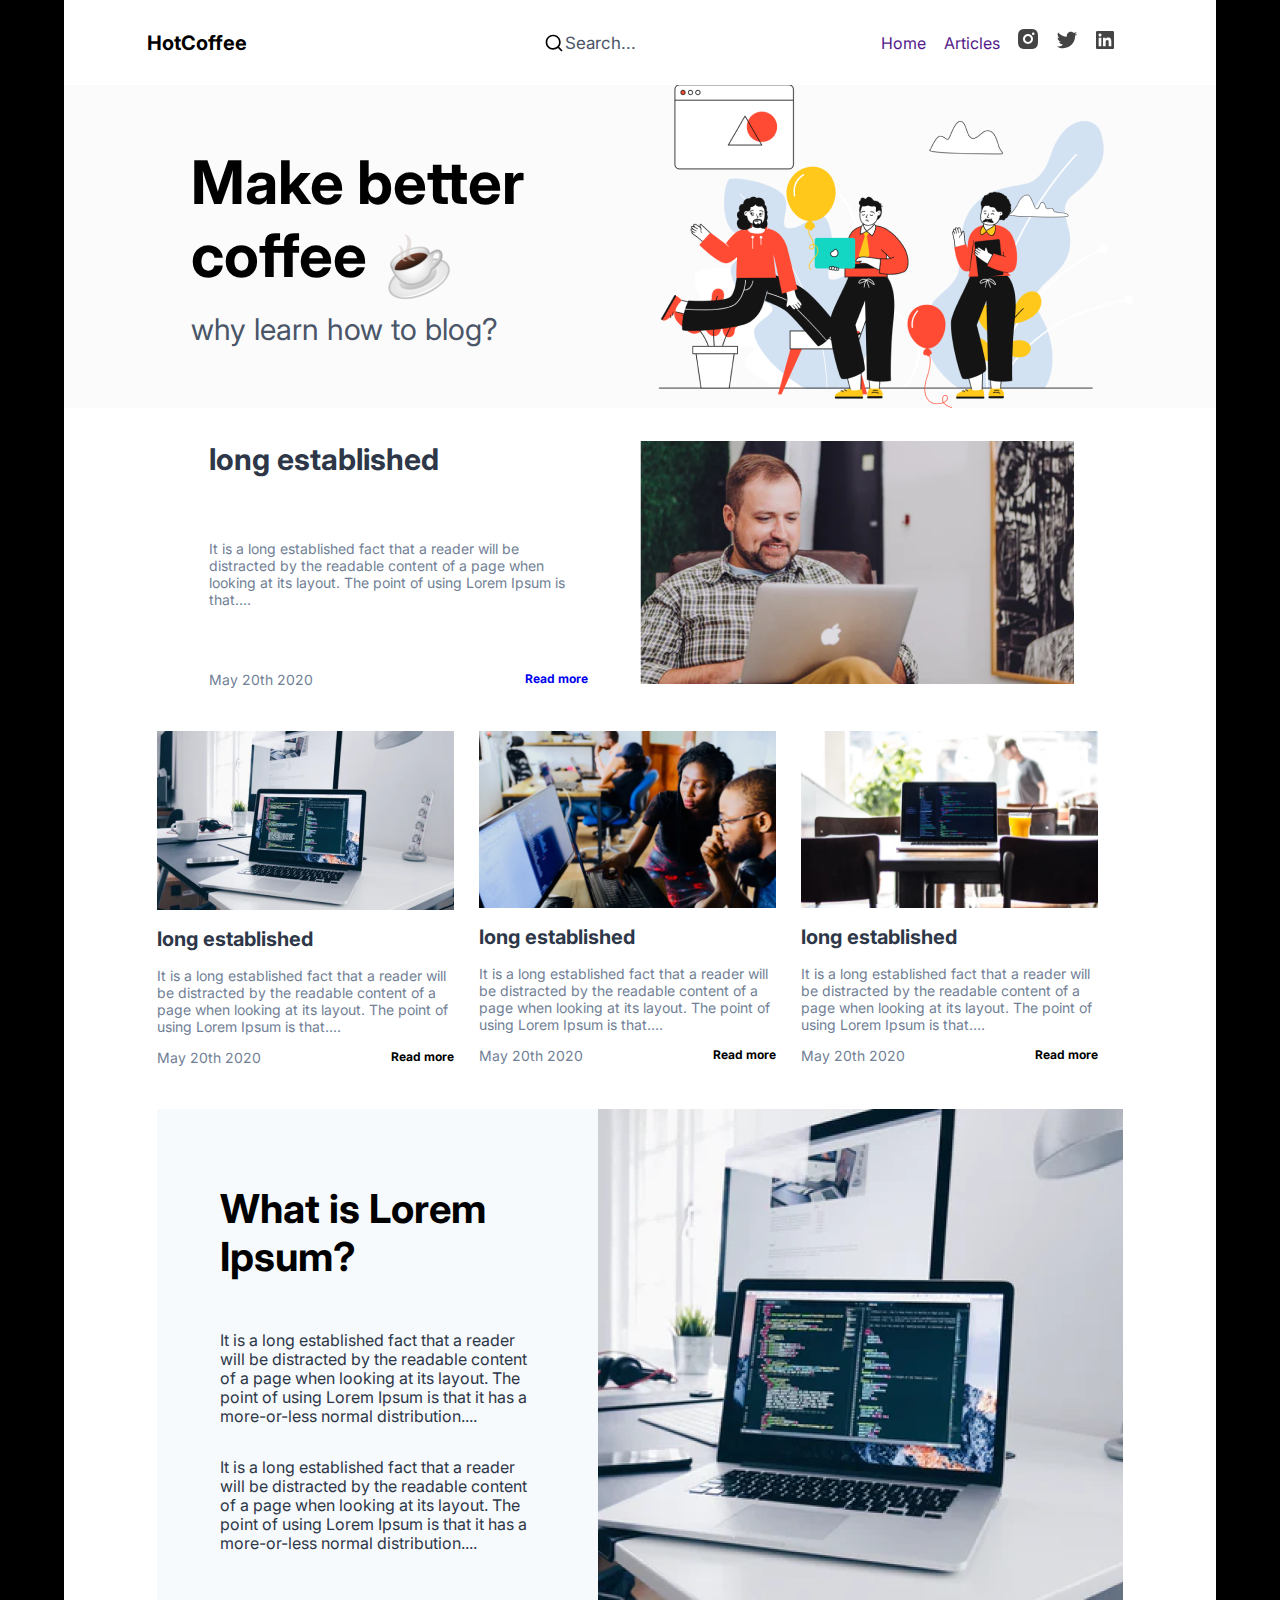
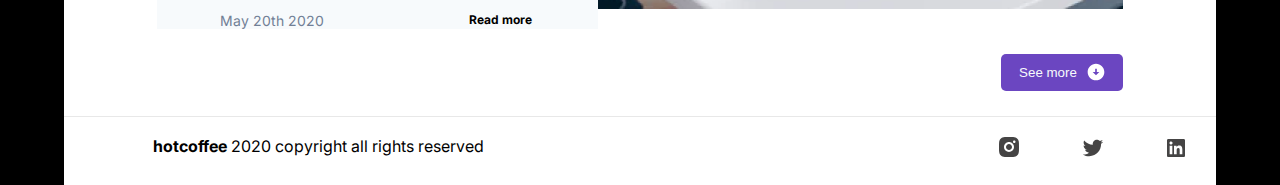
<file: index.html>
<!DOCTYPE html>
<html lang="en">

<head>
    <meta charset="UTF-8">
    <meta http-equiv="X-UA-Compatible" content="IE=edge">
    <meta name="viewport" content="width=device-width, initial-scale=1.0">
    <link rel="stylesheet" href="styles.css">
    <title>blog</title>
</head>

<body>
    <header class="header">
        <div class="headerNav">
            <div class="logo">HotCoffee</div>
            <div class="nav">
                <div class="search">
                    <img src="img/search.svg" alt="search" class="imgSearch">
                    <input class="input" type="search" value="Search...">
                </div>
                <nav class="navBurger">
                    <ul class="main-nav">
                        <li class="navitem-1"><a href="">Home</a></li>
                        <li class="navitem-2"><a href="">Articles</a></li>
                        <li class="navitem-3">
                            <a href=""><img src="img/insta.svg" alt="insta"></a>
                        </li>
                        <li class="navitem-4">
                            <a href=""><img src="img/twitter.svg" alt="twitter"></a>
                        </li>
                        <li class="navitem-5">
                            <a href=""><img src="img/in.svg" alt="in"></a>
                        </li>
                    </ul>
                </nav>
            </div>

        </div>

        <div class="product">
            <div class="promo">
                <h1>Make better <br> coffee <img src="img/cup.png" alt="cup" class="cupCoffee"></h1>

                <p class="pQ">
                    why learn how to blog?
                </p>
            </div>
            <div class="imgAside"><img src="img/imgMain.png" alt="imgMain" class="imgMain"></div>
        </div>

    </header>
    <main class="main">
        <div class="page2">
            <div class="box1">
                <h1 class="boxTextH2">long established</h1>
                <p class="boxText">It is a long established fact that a reader will be distracted by the readable content of a page when looking at its layout. The point of using Lorem Ipsum is that....</p>
                <div class="ddmmyy">
                    <div class="boxText">May 20th 2020</div> <a href="details.html" class="ssilka">Read more</a></div>
            </div>
            <div class="imgBoxL"><img src="img/box.png" alt=""></div>
        </div>
        <div class="artikles">
            <div class="imgBox"><img src="img/box1.png" alt="">
                <article class="boxText1">
                    <h2 class="boxText1H">long established</h2>
                    <p class="boxText">It is a long established fact that a reader will be distracted by the readable content of a page when looking at its layout. The point of using Lorem Ipsum is that....</p>

                </article>
                <div class="ddmmyy">
                    <div class="boxText">May 20th 2020</div> <a href="#" class="ssilka">Read more</a></div>
            </div>
            <div class="imgBox"><img src="img/box2.png" alt="">
                <article class="boxText1">
                    <h2 class="boxText1H">long established</h2>
                    <p class="boxText">It is a long established fact that a reader will be distracted by the readable content of a page when looking at its layout. The point of using Lorem Ipsum is that....</p>
                </article>
                <div class="ddmmyy">
                    <div class="boxText">May 20th 2020</div> <a href="#" class="ssilka">Read more</a></div>
            </div>
            <div class="imgBox"><img src="img/box3.png" alt="">
                <article class="boxText1">
                    <h2 class="boxText1H">long established</h2>
                    <p class="boxText">It is a long established fact that a reader will be distracted by the readable content of a page when looking at its layout. The point of using Lorem Ipsum is that....</p>
                </article>
                <div class="ddmmyy">
                    <div class="boxText">May 20th 2020</div> <a href="#" class="ssilka">Read more</a></div>
            </div>
        </div>
        <div class="boxLarge">
            <div class="article2">
                <article class="boxText2">
                    <h2 class="boxText2H">What is Lorem <br> Ipsum?
                    </h2>
                    <p class="boxTextLarge">It is a long established fact that a reader will be distracted by the readable content of a page when looking at its layout. The point of using Lorem Ipsum is that it has a more-or-less normal distribution....</p>
                    <p class="boxTextLarge">It is a long established fact that a reader will be distracted by the readable content of a page when looking at its layout. The point of using Lorem Ipsum is that it has a more-or-less normal distribution....</p>

                </article>
                <div class="ddmmyy">
                    <div class="boxText">May 20th 2020</div> <a href="#" class="ssilka">Read more</a></div>
            </div>
            <div class="imgBoxLarge"><img src="img/image7.png" alt="">
            </div>
        </div>
        <div class="buttonSeemore"><button class="button">See more<img src="img/button.svg" alt="button" class="imgButton"></button> </div>
    </main>
    <footer class="footer">
        <div class="copyright">
            <div class="copyrightText">
                <div class="footerTxt"><b>hotcoffee</b> 2020 copyright all rights reserved</div>
            </div>
            <div class="navFooter">
                <nav class="navBurger">
                    <ul class="main-nav">
                        <li class="navitem-3">
                            <a href=""><img src="img/insta.svg" alt="insta"></a>
                        </li>
                        <li class="navitem-4">
                            <a href=""><img src="img/twitter.svg" alt="twitter"></a>
                        </li>
                        <li class="navitem-5">
                            <a href=""><img src="img/in.svg" alt="in"></a>
                        </li>
                    </ul>
                </nav>
            </div>
        </div>
    </footer>
</body>

</html>
</file>
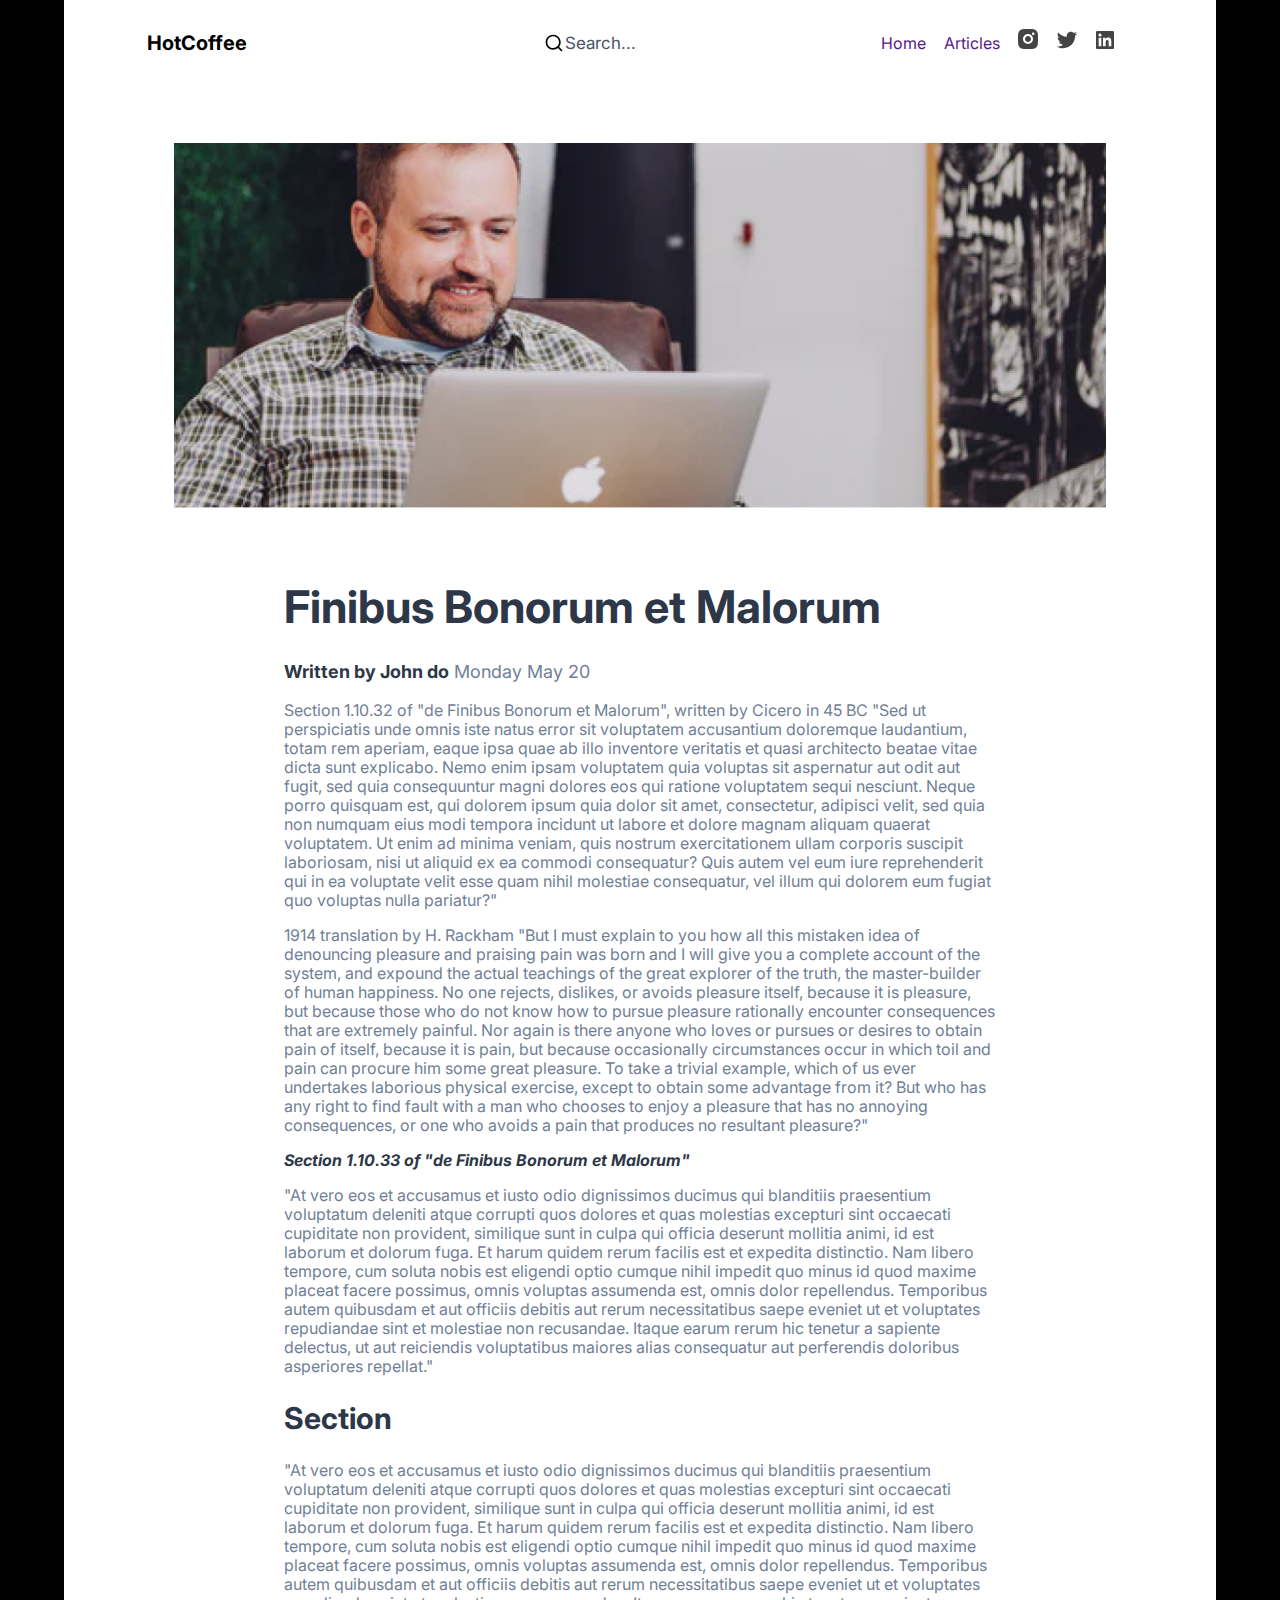
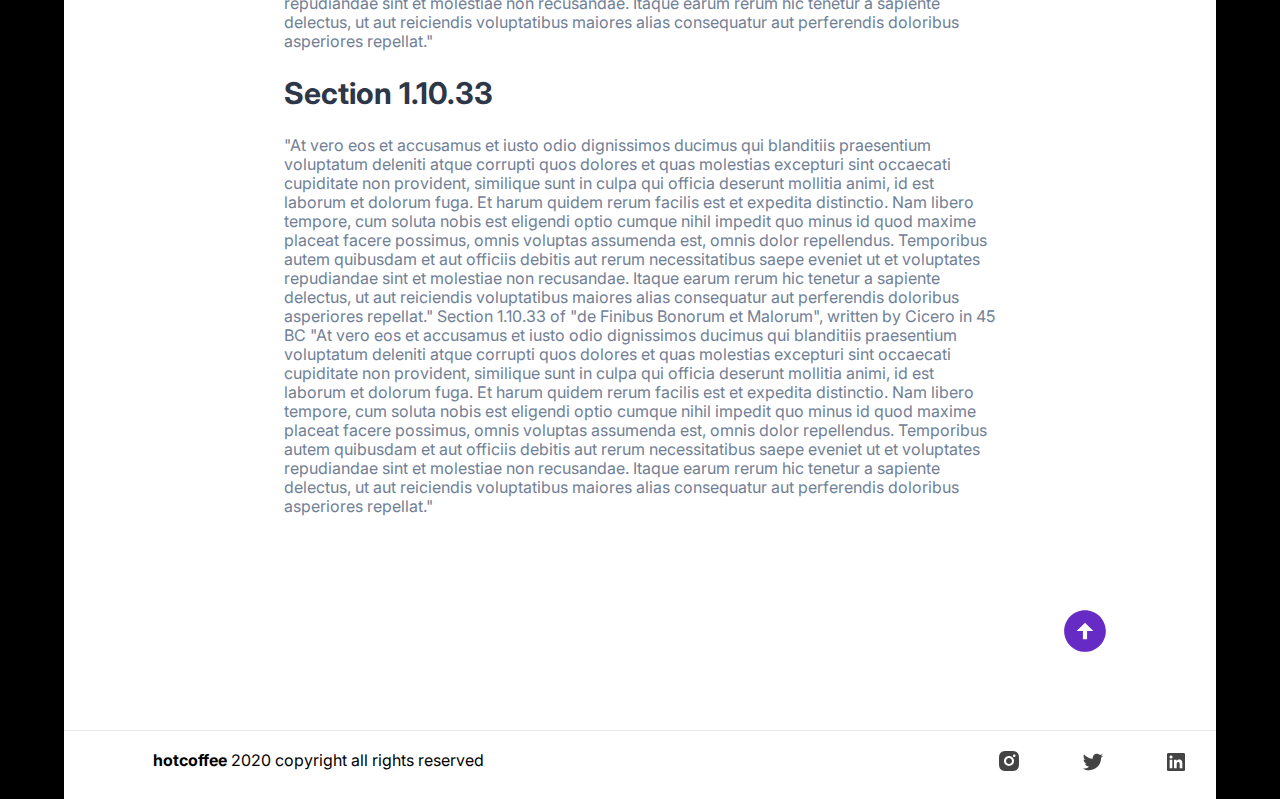
<file: details.html>
<!DOCTYPE html>
<html lang="ru">

<head>
    <meta charset="UTF-8">
    <meta http-equiv="X-UA-Compatible" content="IE=edge">
    <meta name="viewport" content="width=device-width, initial-scale=1.0">
    <link rel="stylesheet" href="styles.css">
    <title>blog</title>
</head>

<body>
    <header class="header">
        <div class="headerNav">
            <div class="logo">HotCoffee</div>
            <div class="nav">
                <div class="search">
                    <img src="img/search.svg" alt="search" class="imgSearch">
                    <input class="input" type="search" value="Search...">
                </div>
                <nav class="navBurger">
                    <ul class="main-nav">
                        <li class="navitem-1"><a href="">Home</a></li>
                        <li class="navitem-2"><a href="">Articles</a></li>
                        <li class="navitem-3">
                            <a href=""><img src="img/insta.svg" alt="insta"></a>
                        </li>
                        <li class="navitem-4">
                            <a href=""><img src="img/twitter.svg" alt="twitter"></a>
                        </li>
                        <li class="navitem-5">
                            <a href=""><img src="img/in.svg" alt="in"></a>
                        </li>
                    </ul>
                </nav>
            </div>

        </div>

    </header>
    <main class="main">
        <div class="detailsImg">
            <img src="img/detailsImg.png" alt="" width="100%">
            <div class="detailsText">
                <article class="artText">
                    <h1 class="textDetailsH">Finibus Bonorum et Malorum</h1>
                    <p class="author"> <b class="authorB"> Written by John do</b> Monday May 20</p>

                    <p class="textP">Section 1.10.32 of "de Finibus Bonorum et Malorum", written by Cicero in 45 BC "Sed ut perspiciatis unde omnis iste natus error sit voluptatem accusantium doloremque laudantium, totam rem aperiam, eaque ipsa quae ab illo inventore
                        veritatis et quasi architecto beatae vitae dicta sunt explicabo. Nemo enim ipsam voluptatem quia voluptas sit aspernatur aut odit aut fugit, sed quia consequuntur magni dolores eos qui ratione voluptatem sequi nesciunt. Neque porro
                        quisquam est, qui dolorem ipsum quia dolor sit amet, consectetur, adipisci velit, sed quia non numquam eius modi tempora incidunt ut labore et dolore magnam aliquam quaerat voluptatem. Ut enim ad minima veniam, quis nostrum exercitationem
                        ullam corporis suscipit laboriosam, nisi ut aliquid ex ea commodi consequatur? Quis autem vel eum iure reprehenderit qui in ea voluptate velit esse quam nihil molestiae consequatur, vel illum qui dolorem eum fugiat quo voluptas
                        nulla pariatur?" </p>
                    <p class="textP">1914 translation by H. Rackham "But I must explain to you how all this mistaken idea of denouncing pleasure and praising pain was born and I will give you a complete account of the system, and expound the actual teachings of the great
                        explorer of the truth, the master-builder of human happiness. No one rejects, dislikes, or avoids pleasure itself, because it is pleasure, but because those who do not know how to pursue pleasure rationally encounter consequences
                        that are extremely painful. Nor again is there anyone who loves or pursues or desires to obtain pain of itself, because it is pain, but because occasionally circumstances occur in which toil and pain can procure him some great
                        pleasure. To take a trivial example, which of us ever undertakes laborious physical exercise, except to obtain some advantage from it? But who has any right to find fault with a man who chooses to enjoy a pleasure that has no annoying
                        consequences, or one who avoids a pain that produces no resultant pleasure?" </p>


                    <p class="textP">
                        <b class="authorB">Section 1.10.33 of "de Finibus Bonorum et Malorum"</b>
                    </p>
                    <p class="textP">
                        "At vero eos et accusamus et iusto odio dignissimos ducimus qui blanditiis praesentium voluptatum deleniti atque corrupti quos dolores et quas molestias excepturi sint occaecati cupiditate non provident, similique sunt in culpa qui officia deserunt mollitia
                        animi, id est laborum et dolorum fuga. Et harum quidem rerum facilis est et expedita distinctio. Nam libero tempore, cum soluta nobis est eligendi optio cumque nihil impedit quo minus id quod maxime placeat facere possimus, omnis
                        voluptas assumenda est, omnis dolor repellendus. Temporibus autem quibusdam et aut officiis debitis aut rerum necessitatibus saepe eveniet ut et voluptates repudiandae sint et molestiae non recusandae. Itaque earum rerum hic tenetur
                        a sapiente delectus, ut aut reiciendis voluptatibus maiores alias consequatur aut perferendis doloribus asperiores repellat."
                    </p>

                    <h2>Section</h2>
                    <p class="textP">"At vero eos et accusamus et iusto odio dignissimos ducimus qui blanditiis praesentium voluptatum deleniti atque corrupti quos dolores et quas molestias excepturi sint occaecati cupiditate non provident, similique sunt in culpa qui
                        officia deserunt mollitia animi, id est laborum et dolorum fuga. Et harum quidem rerum facilis est et expedita distinctio. Nam libero tempore, cum soluta nobis est eligendi optio cumque nihil impedit quo minus id quod maxime placeat
                        facere possimus, omnis voluptas assumenda est, omnis dolor repellendus. Temporibus autem quibusdam et aut officiis debitis aut rerum necessitatibus saepe eveniet ut et voluptates repudiandae sint et molestiae non recusandae. Itaque
                        earum rerum hic tenetur a sapiente delectus, ut aut reiciendis voluptatibus maiores alias consequatur aut perferendis doloribus asperiores repellat."</p>

                    <h2>Section 1.10.33</h2>
                    <p class="textP">
                        "At vero eos et accusamus et iusto odio dignissimos ducimus qui blanditiis praesentium voluptatum deleniti atque corrupti quos dolores et quas molestias excepturi sint occaecati cupiditate non provident, similique sunt in culpa qui officia deserunt mollitia
                        animi, id est laborum et dolorum fuga. Et harum quidem rerum facilis est et expedita distinctio. Nam libero tempore, cum soluta nobis est eligendi optio cumque nihil impedit quo minus id quod maxime placeat facere possimus, omnis
                        voluptas assumenda est, omnis dolor repellendus. Temporibus autem quibusdam et aut officiis debitis aut rerum necessitatibus saepe eveniet ut et voluptates repudiandae sint et molestiae non recusandae. Itaque earum rerum hic tenetur
                        a sapiente delectus, ut aut reiciendis voluptatibus maiores alias consequatur aut perferendis doloribus asperiores repellat." Section 1.10.33 of "de Finibus Bonorum et Malorum", written by Cicero in 45 BC "At vero eos et accusamus
                        et iusto odio dignissimos ducimus qui blanditiis praesentium voluptatum deleniti atque corrupti quos dolores et quas molestias excepturi sint occaecati cupiditate non provident, similique sunt in culpa qui officia deserunt mollitia
                        animi, id est laborum et dolorum fuga. Et harum quidem rerum facilis est et expedita distinctio. Nam libero tempore, cum soluta nobis est eligendi optio cumque nihil impedit quo minus id quod maxime placeat facere possimus, omnis
                        voluptas assumenda est, omnis dolor repellendus. Temporibus autem quibusdam et aut officiis debitis aut rerum necessitatibus saepe eveniet ut et voluptates repudiandae sint et molestiae non recusandae. Itaque earum rerum hic tenetur
                        a sapiente delectus, ut aut reiciendis voluptatibus maiores alias consequatur aut perferendis doloribus asperiores repellat."</p>
                </article>
            </div>
            <div class="arrow"><img src="img/arrow.svg" alt="arrow"></div>
        </div>
    </main>
    <footer class="footer">
        <div class="copyright">
            <div class="copyrightText">
                <div class="footerTxt"><b>hotcoffee</b> 2020 copyright all rights reserved</div>
            </div>
            <div class="navFooter">
                <nav class="navBurger">
                    <ul class="main-nav">
                        <li class="navitem-3">
                            <a href=""><img src="img/insta.svg" alt="insta"></a>
                        </li>
                        <li class="navitem-4">
                            <a href=""><img src="img/twitter.svg" alt="twitter"></a>
                        </li>
                        <li class="navitem-5">
                            <a href=""><img src="img/in.svg" alt="in"></a>
                        </li>
                    </ul>
                </nav>
            </div>
        </div>
    </footer>
</body>

</html>
</file>
<file: styles.css>
/*
* Prefixed by https://autoprefixer.github.io
* PostCSS: v8.4.14,
* Autoprefixer: v10.4.7
* Browsers: last 4 version
*/


/*
* Prefixed by https://autoprefixer.github.io
* PostCSS: v8.4.14,
* Autoprefixer: v10.4.7
* Browsers: last 4 version
*/

@import url('https://fonts.googleapis.com/css2?family=Inter:wght@400;700&display=swap');
body {
    background-color: black;
    margin: 0;
    padding: 0;
    width: 100%;
}

.main {
    width: 1152px;
    height: auto;
    background-color: #FFFFFF;
    margin-left: auto;
    margin-right: auto;
}

.footer {
    width: 1152px;
    height: auto;
    background-color: #FFFFFF;
    margin-left: auto;
    margin-right: auto;
}

.header {
    width: 1152px;
    height: auto;
    background-color: #FBFBFB;
    margin-left: auto;
    margin-right: auto;
}

h1 {
    font-family: 'Inter';
    font-style: normal;
    font-weight: 700;
    font-size: 60px;
    line-height: 73px;
    color: #000000;
    margin: 0;
    padding: 0;
}

.pQ {
    font-family: 'Inter';
    font-style: normal;
    font-weight: 400;
    font-size: 30px;
    line-height: 36px;
    /* 700 */
    color: #4A5568;
    margin: 0;
    padding: 0;
}

.headerNav {
    display: -ms-grid;
    display: grid;
    -ms-grid-columns: 1fr 1fr;
    grid-template-columns: 1fr 1fr;
    background-color: #FFFFFF;
    padding-left: 83px;
    padding-right: 93px;
    height: 85px;
}

.product {
    display: -ms-grid;
    display: grid;
    grid-template-columns: repeat(auto-fit, minmax(200px, 1fr));
    -ms-grid-rows: auto;
    grid-template-rows: auto;
    padding-left: 127px;
    padding-right: 93px;
    height: auto;
    width: auto;
}

.product>*:nth-child(1) {
    -ms-grid-row: 1;
    -ms-grid-column: 1;
}

.product>*:nth-child(2) {
    -ms-grid-row: 1;
    -ms-grid-column: 2;
}

.nav {
    display: -ms-grid;
    display: grid;
    -ms-grid-columns: 1fr 2fr;
    grid-template-columns: 1fr 2fr;
    width: 578px;
}

.logo {
    font-family: 'Inter';
    font-style: bold;
    font-weight: 700;
    font-size: 20px;
    color: #000000;
    -ms-flex-item-align: center;
    -ms-grid-row-align: center;
    align-self: center;
}

.navitem {
    text-decoration: none;
}

.main-nav li {
    display: inline-block;
    -webkit-box-align: center;
    -ms-flex-align: center;
    align-items: center;
    -ms-flex-pack: distribute;
    justify-content: space-around;
    cursor: pointer;
    font-family: 'Inter';
    font-style: normal;
    font-weight: 400;
    font-size: 16px;
    line-height: 36px;
    color: #000000;
}

.main-nav {
    display: -webkit-box;
    display: -ms-flexbox;
    display: flex;
    -ms-flex-pack: distribute;
    justify-content: space-around;
}

.main-nav a {
    text-decoration: none;
}

.search {
    display: -ms-grid;
    display: grid;
    -ms-grid-columns: 1fr 5fr;
    grid-template-columns: 1fr 5fr;
    -webkit-box-align: center;
    -ms-flex-align: center;
    align-items: center;
    cursor: pointer;
}

.navBurger {
    -webkit-box-pack: end;
    -ms-flex-pack: end;
    justify-content: end;
    -ms-flex-item-align: center;
    -ms-grid-row-align: center;
    align-self: center;
}

.input {
    background-color: #FFFFFF;
    border: #FFFFFF;
    font-family: 'Inter';
    font-style: regular;
    font-size: 17px;
    line-height: 36px;
    /* 700 */
    color: #4A5568;
    display: inline-block;
    -webkit-box-align: center;
    -ms-flex-align: center;
    align-items: center;
    -ms-flex-pack: distribute;
    justify-content: space-around;
}

.promo {
    display: -webkit-box;
    display: -ms-flexbox;
    display: flex;
    -webkit-box-orient: vertical;
    -webkit-box-direction: normal;
    -ms-flex-direction: column;
    flex-direction: column;
    -webkit-box-pack: center;
    -ms-flex-pack: center;
    justify-content: center;
    margin: 0;
    padding: 0;
    gap: 19px;
}


/* .imgMain {
    width: 476px;
    height: 323px;
} */

.imgAside {
    display: -webkit-box;
    display: -ms-flexbox;
    display: flex;
    -webkit-box-align: center;
    -ms-flex-align: center;
    align-items: center;
    -webkit-box-pack: right;
    -ms-flex-pack: right;
}

.cupCoffee {
    position: absolute;
}

.page2 {
    display: -ms-grid;
    display: grid;
    -ms-grid-columns: 1fr 1fr;
    grid-template-columns: 1fr 1fr;
    width: auto;
    padding: 0 93px 0 93px;
    height: 247px;
    padding-top: 33px;
}

.artikles {
    display: -ms-grid;
    display: grid;
    -ms-grid-columns: 1fr 1fr 1fr;
    grid-template-columns: 1fr 1fr 1fr;
    width: auto;
    padding: 43px 93px 0 93px;
    -ms-flex-pack: distribute;
    justify-content: space-around;
}

.boxText {
    font-family: 'Inter';
    font-style: regular;
    font-size: 14px;
    line-height: 17px;
    color: #718096;
}

.boxTextH2 {
    font-family: 'Inter';
    font-style: bold;
    font-weight: 700;
    font-size: 30px;
    line-height: 36px;
    color: #2D3748;
}

.boxText1H {
    font-family: 'Inter';
    font-style: regular;
    font-size: 20px;
    line-height: 24px;
    color: #2D3748;
}

.imgBox {
    width: 297px;
    height: auto;
    display: -webkit-box;
    display: -ms-flexbox;
    display: flex;
    -webkit-box-orient: vertical;
    -webkit-box-direction: normal;
    -ms-flex-direction: column;
    flex-direction: column;
    -ms-flex-pack: distribute;
    -webkit-box-pack: start;
    justify-content: start;
}

.boxLarge {
    display: -ms-grid;
    display: grid;
    -ms-grid-columns: 1fr 1fr;
    grid-template-columns: 1fr 1fr;
    width: auto;
    padding: 43px 93px 0 93px;
    -ms-flex-pack: distribute;
    justify-content: space-around;
}

.boxText2H {
    font-family: 'Inter';
    font-weight: 700;
    font-size: 40px;
    line-height: 48px;
    color: #000000;
}

.boxText2 {
    padding: 43px 66px 0 63px;
    display: -webkit-box;
    display: -ms-flexbox;
    display: flex;
    -webkit-box-orient: vertical;
    -webkit-box-direction: normal;
    -ms-flex-direction: column;
    flex-direction: column;
    -ms-flex-pack: distribute;
    justify-content: space-around;
}

.article2 {
    background-color: #F7FAFC;
    display: -webkit-box;
    display: -ms-flexbox;
    display: flex;
    -webkit-box-orient: vertical;
    -webkit-box-direction: normal;
    -ms-flex-direction: column;
    flex-direction: column;
    -ms-flex-pack: distribute;
    justify-content: space-around;
}

.boxTextLarge {
    font-family: 'Inter';
    font-style: regular;
    font-size: 16px;
    line-height: 19px;
    color: #2D3748;
}

.copyright {
    display: -ms-grid;
    display: grid;
    -ms-grid-columns: 3fr 1fr;
    grid-template-columns: 3fr 1fr;
    border-top: 1px solid #E8E8E8
}

.copyrightText {
    padding-left: 89px;
    padding-top: 20px;
    -webkit-box-align: center;
    -ms-flex-align: center;
    align-items: center;
    vertical-align: middle;
}

.footerTxt {
    font-family: 'Inter';
    font-size: 16px;
    line-height: 19px;
    color: #000000;
    -ms-flex-item-align: center;
    -ms-grid-row-align: center;
    align-self: center;
}

.box1 {
    padding: 0 52px;
    display: -webkit-box;
    display: -ms-flexbox;
    display: flex;
    -webkit-box-pack: justify;
    -ms-flex-pack: justify;
    justify-content: space-between;
    -webkit-box-orient: vertical;
    -webkit-box-direction: normal;
    -ms-flex-direction: column;
    flex-direction: column;
}

.box1 a {
    font-family: 'Inter';
    font-style: bold;
    font-weight: 700;
    font-size: 12px;
    line-height: 16px;
    text-decoration: none;
}

.ddmmyy {
    display: -webkit-box;
    display: -ms-flexbox;
    display: flex;
    -webkit-box-pack: justify;
    -ms-flex-pack: justify;
    justify-content: space-between;
}

.imgBox a {
    text-decoration: none;
    font-family: 'Inter';
    font-style: bold;
    font-weight: 700;
    font-size: 12px;
    line-height: 16px;
    color: #000000;
}

.article2 a {
    text-decoration: none;
    font-family: 'Inter';
    font-style: bold;
    font-weight: 700;
    font-size: 12px;
    line-height: 16px;
    color: #000000;
}

.article2 .ddmmyy {
    padding: 43px 66px 0 63px;
}

.button {
    background-color: #6B46C1;
    color: #F7FAFC;
    -webkit-appearance: auto;
    -moz-appearance: auto;
    appearance: auto;
    -webkit-writing-mode: horizontal-tb !important;
    -ms-writing-mode: lr-tb !important;
    writing-mode: horizontal-tb !important;
    text-rendering: auto;
    letter-spacing: normal;
    word-spacing: normal;
    line-height: normal;
    text-transform: none;
    text-indent: 0px;
    text-shadow: none;
    display: inline-block;
    text-align: center;
    -webkit-box-align: start;
    -ms-flex-align: start;
    align-items: flex-start;
    cursor: pointer;
    -webkit-box-sizing: border-box;
    box-sizing: border-box;
    margin: 0em;
    padding: 1px 6px;
    border-width: 0;
    border-style: outset;
    border-color: buttonborder;
    -o-border-image: initial;
    border-image: initial;
    border-radius: 5px;
    -webkit-box-align: center;
    -ms-flex-align: center;
    align-items: center;
    position: relative;
    right: 0;
    margin: 0 0 0 auto;
    height: 37px;
    display: -webkit-box;
    display: -ms-flexbox;
    display: flex;
    align-items: center;
    -webkit-box-pack: center;
    -ms-flex-pack: center;
    justify-content: center;
    width: 122px;
}

.buttonSeemore {
    text-align: right;
    padding: 25px 93px;
}

.imgButton {
    padding-left: 10px;
}

.detailsImg {
    width: auto;
}

.textDetailsH {
    font-family: 'Inter';
    font-style: bold;
    font-weight: 700;
    font-size: 45px;
    color: #2D3748;
    -ms-flex-item-align: center;
    -ms-grid-row-align: center;
    align-self: center;
}

.textP {
    font-family: 'Inter';
    font-size: 16px;
    line-height: 19px;
    color: #718096;
    -ms-flex-item-align: center;
    -ms-grid-row-align: center;
    align-self: center;
}

.author {
    font-family: 'Inter';
    font-size: 18px;
    line-height: 22px;
    color: #718096;
    -ms-flex-item-align: center;
    -ms-grid-row-align: center;
    align-self: center;
}

.authorB {
    color: #2D3748
}

.textP .authorB {
    font-style: italic;
}

.detailsText h2 {
    font-family: 'Inter';
    font-size: 30px;
    line-height: 35px;
    color: #2D3748;
    -ms-flex-item-align: center;
    -ms-grid-row-align: center;
    align-self: center;
}

.detailsImg {
    padding: 58px 110px;
}

.detailsText {
    padding: 58px 110px;
}

.arrow {
    display: -webkit-box;
    display: -ms-flexbox;
    display: flex;
    -webkit-box-align: end;
    -ms-flex-align: end;
    align-items: flex-end;
    -webkit-box-orient: horizontal;
    -webkit-box-direction: reverse;
    -ms-flex-direction: row-reverse;
    flex-direction: row-reverse;
    padding: 20px 0;
}

@media screen and (max-width: 1280px) {}

@media all and (max-width: 600px) {
    .product {
        display: -ms-grid;
        display: grid;
        -ms-grid-columns: 1fr;
        grid-template-columns: 1fr;
        -ms-grid-rows: auto;
        grid-template-rows: auto;
    }
    .product>*:nth-child(1) {
        -ms-grid-row: 1;
        -ms-grid-column: 1;
    }
    .imgBoxL,
    .imgBoxLarge,
    .imgAside {
        display: none;
    }
    .box1 {
        width: auto;
    }
    .artikles {
        display: -ms-grid;
        display: grid;
        -ms-grid-columns: 1fr;
        grid-template-columns: 1fr;
        -ms-grid-rows: 3fr;
        grid-template-rows: 3fr;
        width: auto;
        padding: 43px 93px 0 93px;
        -ms-flex-pack: distribute;
        justify-content: space-around;
    }
    .artikles>*:nth-child(1) {
        -ms-grid-row: 1;
        -ms-grid-column: 1;
    }
    .imgBox,
    .box1 {
        margin: 0 auto;
    }
    .page2 {
        display: -ms-grid;
        display: grid;
        -ms-grid-columns: 1fr;
        grid-template-columns: 1fr;
        -ms-grid-rows: 2fr;
        grid-template-rows: 2fr;
    }
    .page2>*:nth-child(1) {
        -ms-grid-row: 1;
        -ms-grid-column: 1;
    }
    .boxLarge {
        display: -ms-grid;
        display: grid;
        -ms-grid-columns: 1fr;
        grid-template-columns: 1fr;
        -ms-grid-rows: 1fr;
        grid-template-rows: 1fr;
    }
    .boxLarge>*:nth-child(1) {
        -ms-grid-row: 1;
        -ms-grid-column: 1;
    }
}
</file>
